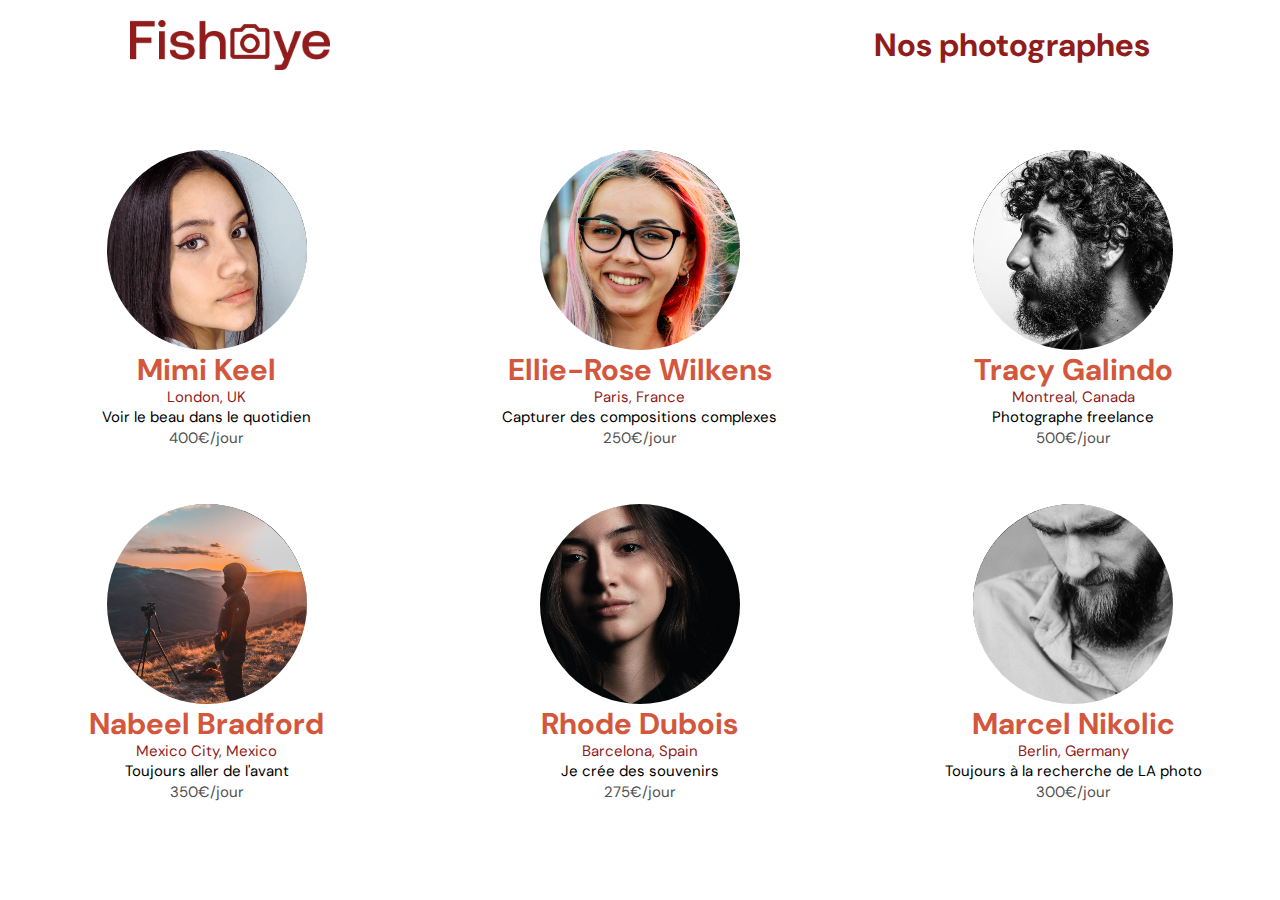
<file: index.html>
<!DOCTYPE html>
<html lang="fr">

<head>
  <link href="/scss/style_index.css" rel="stylesheet" type="text/css" />
  <meta charset="utf-8">
  <link rel="icon" type="image/png" href="assets/favicon.png">
  <link href="https://fonts.googleapis.com/css?family=DM+Sans&display=swap" rel="stylesheet">
  <title>Fisheye</title>
</head>

<body>
  <header>
    <img src="assets/images/logo.png" class="logo" alt="fisheye logo" tabindex="0">
    <h1>Nos photographes</h1>
  </header>
  <main id="main">
    <div class="photographer_section"></div>
  </main>
  <script src="./scripts/index.js" type="module"></script>
</body>

</html>
</file>
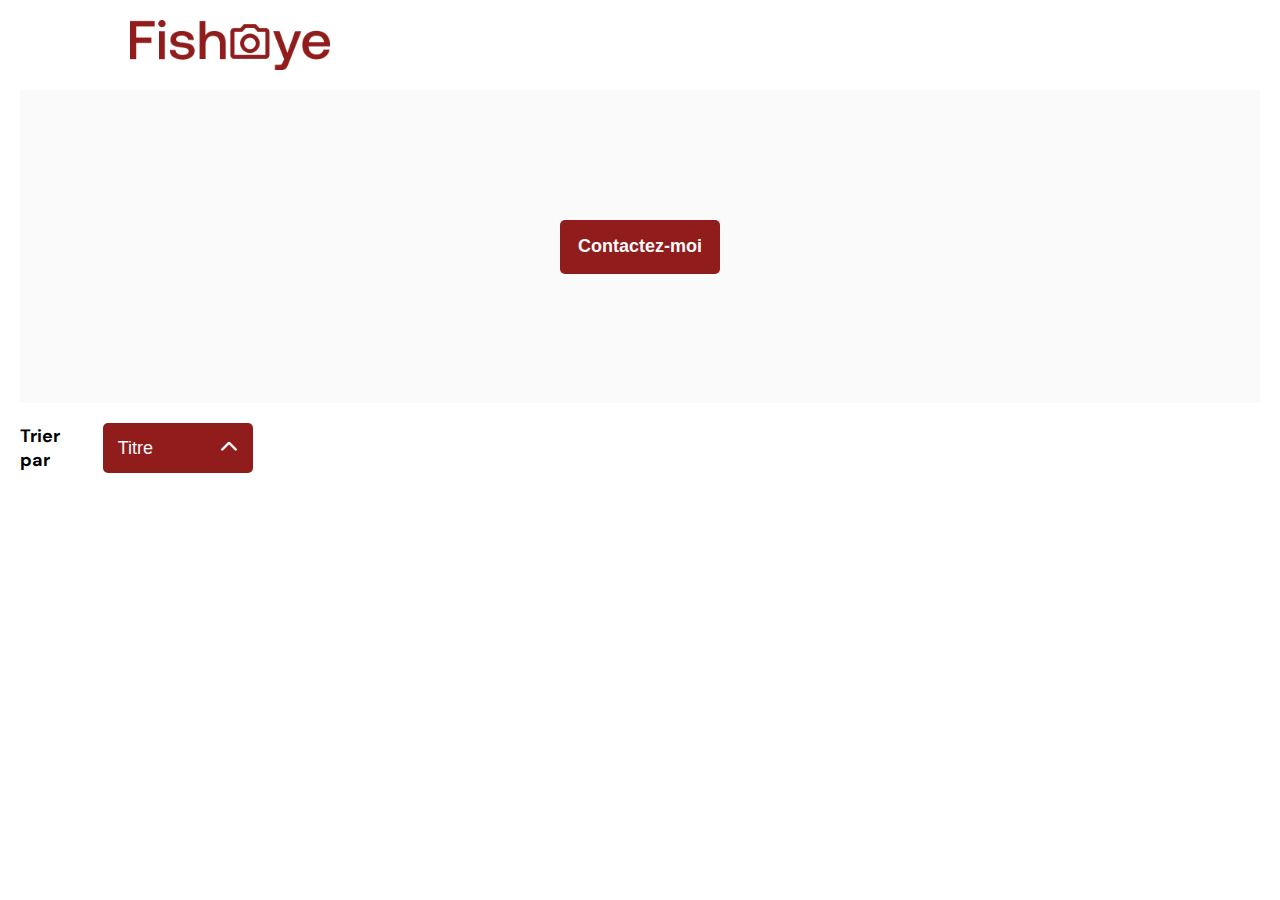
<file: photographer.html>
<!DOCTYPE html>
<html lang="fr">

<head>
    <!-- Métadonnées -->
    <meta charset="utf-8">
    <link rel="icon" type="image/png" href="assets/favicon.png">
    <link href="https://fonts.googleapis.com/css?family=DM+Sans&display=swap" rel="stylesheet">

    <!-- Feuille de style -->
    <link href="/scss/style_profil.css" rel="stylesheet" type="text/css" />

    <!-- CDN Font Awesome -->
    <link rel="stylesheet" href="https://cdnjs.cloudflare.com/ajax/libs/font-awesome/6.4.0/css/all.min.css">

    <!-- Titre de la page -->
    <title>Fisheye - photographe</title>
</head>

<body>
    <!-- En-tête -->
    <header>
        <!-- Logo -->
        <img src="assets/images/logo.png" class="logo" alt="Logo Fisheye" tabindex="0">
    </header>

    <!-- Contenu principal -->
    <main id="main">
        <!-- Section du photographe avec bouton de contact -->
        <section class="photograph-header">
            <button class="contact_button" id="openButton"
                aria-label="Ouvrir le formulaire de contact">Contactez-moi</button>

            <div class="photograph-content"></div>
        </section>

        <section class="main_content">
            <div class="main_content_filter">
                <h2>Trier par</h2>
                <div class="filter_section">
                    <div class="dropdown">
                        <button class="btn_drop" type="button" role="button" aria-haspopup="listbox"
                            aria-expanded="false" aria-controls="filter options" aria-label="Sort by">
                            <span id="current_filter">Titre</span>
                            <span class="fa-solid fa-chevron-up" aria-hidden="true"></span>
                        </button>

                        <ul class="dropdown_content" aria-hidden="true">
                            <li role="option">
                                <button type="button" tabindex="-1" aria-label="Sort by title">Titre</button>
                            </li>
                            <li role="option">
                                <button type="button" tabindex="-1" aria-label="Sort by popularity">Popularité</button>
                            </li>
                            <li role="option">
                                <button type="button" tabindex="-1" aria-label="Sort by date">Date</button>
                            </li>
                        </ul>
                    </div>
                </div>
            </div>
        </section>

        <section class="photo-grid" id="photo-grid" role="group"></section>

    </main>

    <!-- Modale de contact -->
    <div id="contact_modal" class="modal" role="dialog" aria-labelledby="contact-modal-title" aria-hidden="true">
        <div class="modal-dialog" role="document">
            <div class="modal-content">
                <header class="modal-header">
                    <h2 id="contact-modal-title">Contactez-moi</h2>
                    <p class="modal_form_name"></p>
                    <div class="modal-close-btn" id="closeButton">
                        <img src="assets/icons/close.svg" alt="Fermer la modale">
                    </div>
                </header>
                <form id="contact-form" aria-labelledby="contact-modal-title">
                    <div class="formData firstname-container">
                        <label for="first">Prénom <span aria-hidden="true">*</span></label>
                        <input class="text-control" id="first" type="text" required autofocus aria-invalid="false"
                            aria-describedby="first-error">
                    </div>
                    <div class="formData">
                        <label for="last">Nom <span aria-hidden="true">*</span></label>
                        <input class="text-control" id="last" type="text" required aria-invalid="false"
                            aria-describedby="last-error">
                    </div>
                    <div class="formData">
                        <label for="email">Email <span aria-hidden="true">*</span></label>
                        <input class="text-control" id="email" type="email" required aria-invalid="false"
                            aria-describedby="email-error">
                    </div>
                    <div class="formData message-container">
                        <label for="message">Votre message <span aria-hidden="true">*</span></label>
                        <textarea class="text-control" id="message" required aria-invalid="false"
                            aria-describedby="message-error"></textarea>
                    </div>
                    <button class="send-button" type="submit" aria-label="Envoyer le formulaire">Envoyer</button>
                </form>
            </div>
        </div>
    </div>

    <div class="lightbox wrapper" aria-modal="true" role="dialog">
        <div class="lightbox" aria-label="Media closeup view">
            <button class="lightbox__close" aria-label="Close">fermer</button>
            <button class="lightbox__next" aria-label="Média suivant">next</button>
            <button class="lightbox__prev" aria-label="Media précédent">précédent</button>
            <figure class="lightbox__container" role="media" aria-label="Current Media">
            </figure>
        </div>
    </div>

    <footer>
        <div class="footer-container"></div>
    </footer>

    <!-- Scripts -->
    <script src="./scripts/profil.js" type="module"></script>
</body>

</html>
</file>
<file: scss/style_index.css>
@charset "UTF-8";
* {
  margin: 0;
  padding: 0;
  -webkit-box-sizing: border-box;
          box-sizing: border-box;
  -webkit-user-select: none;
     -moz-user-select: none;
      -ms-user-select: none;
          user-select: none;
}

a {
  cursor: pointer;
  text-decoration: none;
}

body {
  font-family: "DM Sans", sans-serif;
  margin: 0 auto;
  max-width: 1440px;
}

header {
  height: 90px;
  margin: 0 auto;
  padding: 0 30px;
  max-width: 1400px;
  display: -webkit-box;
  display: -ms-flexbox;
  display: flex;
  -webkit-box-orient: horizontal;
  -webkit-box-direction: normal;
      -ms-flex-direction: row;
          flex-direction: row;
  -webkit-box-pack: justify;
      -ms-flex-pack: justify;
          justify-content: space-between;
  -webkit-box-align: center;
      -ms-flex-align: center;
          align-items: center;
  height: 90px;
}
header h1 {
  color: #901C1C;
  margin-right: 100px;
}
header .logo {
  height: 50px;
  margin-left: 100px;
}
header .logo:hover {
  cursor: pointer;
}
header .logo:active {
  -webkit-transform: scale(1.1);
          transform: scale(1.1);
}

.logo:hover {
  cursor: pointer;
}

.logo:active {
  -webkit-transform: scale(1.1);
          transform: scale(1.1);
}

/* RESPONSIVE */
@media screen and (max-width: 1040px) {
  header {
    -webkit-box-orient: vertical;
    -webkit-box-direction: normal;
        -ms-flex-direction: column;
            flex-direction: column;
  }
  .main_photographers article {
    width: 45%;
  }
}
.photographer_section {
  display: grid;
  grid-template-columns: 1fr 1fr 1fr;
  gap: 60px;
  margin-top: 60px;
}

.photographer_section a {
  display: -webkit-box;
  display: -ms-flexbox;
  display: flex;
  -webkit-box-orient: vertical;
  -webkit-box-direction: normal;
      -ms-flex-direction: column;
          flex-direction: column;
  -webkit-box-align: center;
      -ms-flex-align: center;
          align-items: center;
  position: relative;
  text-decoration: none;
}

.card-container {
  height: 200px;
  width: 200px;
  border-radius: 50%;
  overflow: hidden;
  position: relative;
  -webkit-transition: opacity 0.3s ease, -webkit-transform 0.3s ease;
  transition: opacity 0.3s ease, -webkit-transform 0.3s ease;
  transition: transform 0.3s ease, opacity 0.3s ease;
  transition: transform 0.3s ease, opacity 0.3s ease, -webkit-transform 0.3s ease;
}
.card-container img {
  height: 100%;
  width: 100%;
  -o-object-fit: cover;
     object-fit: cover;
}
.card-container::after {
  content: "";
  position: absolute;
  top: 0;
  left: 0;
  width: 100%;
  height: 100%;
  opacity: 0;
  background: rgba(0, 0, 0, 0.3);
}

.photographer_section a:hover .card-container {
  -webkit-transform: translateY(-10px);
          transform: translateY(-10px);
}
.photographer_section a:hover .card-container::after {
  opacity: 0.3;
}

.photographer_section article h2 {
  color: #D3573C;
  font-size: 30px;
}

.photographer_section article h2:hover {
  text-decoration: underline;
}

.photographer_section article h3 {
  font-size: 15px;
  font-weight: 400;
  line-height: 17px;
  letter-spacing: 0em;
  text-align: center;
  color: #901C1C;
}

.photographer_section article img {
  height: 225px;
  position: relative;
  top: -8.5px;
}

.photographer_section article p {
  font-size: 15px;
  font-weight: 400;
  line-height: 17px;
  letter-spacing: 0em;
  text-align: center;
  color: black;
}

.card-container {
  height: 200px;
  width: 200px;
  border-radius: 50%;
  overflow: hidden;
}

.photographer_section p:first-of-type {
  font-size: 15px;
  font-weight: 400;
  line-height: 13px;
  letter-spacing: 0em;
  text-align: center;
  padding-top: 5px;
  padding-bottom: 8px;
}

.photographer_section p:nth-of-type(2) {
  font-size: 15px;
  font-weight: 400;
  line-height: 12px;
  letter-spacing: 0em;
  text-align: center;
  color: #525252;
}

/* RESPONSIVE */
@media screen and (max-width: 1040px) {
  header {
    -webkit-box-orient: vertical;
    -webkit-box-direction: normal;
        -ms-flex-direction: column;
            flex-direction: column;
  }
  .main_photographers article {
    width: 45%;
  }
}
#main {
  padding: 0 120px;
}

.photograph-content {
  display: -webkit-box;
  display: -ms-flexbox;
  display: flex;
}

.photographer_banner {
  height: 133px;
}

.photograph-header {
  background-color: #FAFAFA;
  height: 313px;
  display: -webkit-box;
  display: -ms-flexbox;
  display: flex;
  position: relative;
  width: 1240px;
}

.photograph-header h2 {
  font-size: 44px;
  font-weight: 400;
  line-height: 83px;
  letter-spacing: 0em;
  text-align: left;
  color: #D3573C;
  position: absolute;
  top: 71px;
  left: 50px;
}

.photograph-header h3 {
  font-size: 24px;
  font-weight: 400;
  line-height: 31px;
  letter-spacing: 0em;
  text-align: left;
  color: #901C1C;
  position: absolute;
  left: 50px;
  top: 154px;
}

.photograph-header p {
  font-size: 18px;
  font-weight: 400;
  line-height: 23px;
  letter-spacing: 0em;
  text-align: left;
  color: #525252;
  position: absolute;
  left: 50px;
  top: 204px;
}

.photograph-header img {
  height: 226px;
  width: auto;
  position: relative;
  left: -13px;
  top: -9px;
}

.photograph-header .photographer_card {
  height: 200px;
  width: 200px;
  border-radius: 50%;
  overflow: hidden;
  -ms-flex-item-align: center;
      align-self: center;
  position: absolute;
  right: 50px;
}

.photographer_card {
  margin-top: 50px;
}

/* DROPDOWN */
.main_content_filter {
  display: -webkit-box;
  display: -ms-flexbox;
  display: flex;
  -webkit-box-align: center;
      -ms-flex-align: center;
          align-items: center;
  height: 50px;
  gap: 10px;
  margin-top: 20px;
}

.main_content_filter h2 {
  font-size: 18px;
}

.filter_section {
  position: relative;
  height: 100%;
}

.dropdown {
  z-index: 999;
  position: absolute;
  border-radius: 5px;
  overflow: hidden;
}

.rotate {
  -webkit-transform: rotate(180deg);
          transform: rotate(180deg);
}

.dropdown_content {
  max-height: 0;
  background-color: #901C1C;
  -webkit-transition: max-height 0.1s ease-in-out;
  transition: max-height 0.1s ease-in-out;
}

.dropdown_content li {
  position: relative;
  width: 150px;
}

.dropdown_content li::before {
  content: "";
  position: absolute;
  top: 0px;
  left: 50%;
  -webkit-transform: translateX(-50%);
          transform: translateX(-50%);
  width: 85%;
  height: 1px;
  background-color: #FAFAFA;
}

.btn_drop,
.dropdown_content li button {
  height: 50px;
  padding: 15px;
  font-size: 18px;
  color: #FAFAFA;
}

.btn_drop {
  display: -webkit-box;
  display: -ms-flexbox;
  display: flex;
  -webkit-box-pack: justify;
      -ms-flex-pack: justify;
          justify-content: space-between;
  -webkit-box-align: center;
      -ms-flex-align: center;
          align-items: center;
  width: 150px;
  background-color: #901C1C;
  border: none;
}

.dropdown_content li button {
  width: 100%;
  text-align: left;
  background-color: #901C1C;
  border: none;
}

.dropdown_content li button:hover,
.dropdown_content li button:focus,
.btn_drop:hover,
.btn_drop:focus {
  background-color: #DB8876;
  color: black;
  cursor: pointer;
}

.curtain_effect {
  max-height: 200px;
}

.rotate {
  -webkit-transform: rotate(180deg);
          transform: rotate(180deg);
}

.animeCard {
  -webkit-transition: -webkit-transform 0.3s ease-in-out;
  transition: -webkit-transform 0.3s ease-in-out;
  transition: transform 0.3s ease-in-out;
  transition: transform 0.3s ease-in-out, -webkit-transform 0.3s ease-in-out;
}

.contact_button,
.send-button {
  font-size: 18px;
  font-weight: bold;
  color: #FAFAFA;
  padding: 11px;
  width: 160px;
  height: 54px;
  border: none;
  background-color: #901C1C;
  border-radius: 5px;
  cursor: pointer;
}
.contact_button.contact_button,
.send-button.contact_button {
  -ms-flex-item-align: center;
      align-self: center;
  position: absolute;
  left: 50%;
  -webkit-transform: translateX(-50%);
          transform: translateX(-50%);
}
.contact_button.contact_button:hover,
.send-button.contact_button:hover {
  background-color: #D3573C;
  color: black;
}
.contact_button.send-button:hover,
.send-button.send-button:hover {
  background-color: #D3573C;
  color: black;
}

.modal {
  position: fixed;
  top: 50%;
  left: 50%;
  -webkit-transform: translate(-50%, -50%);
          transform: translate(-50%, -50%);
  z-index: 1000;
  height: 650px;
  border-radius: 5px;
  background-color: #DB8876;
  width: 500px;
  display: -webkit-box;
  display: -ms-flexbox;
  display: flex;
  -webkit-box-orient: vertical;
  -webkit-box-direction: normal;
      -ms-flex-direction: column;
          flex-direction: column;
  padding: 20px 35px 0 35px;
  margin: auto;
  display: none;
}

.modal header {
  display: -webkit-box;
  display: -ms-flexbox;
  display: flex;
  -webkit-box-orient: vertical;
  -webkit-box-direction: normal;
      -ms-flex-direction: column;
          flex-direction: column;
  width: 100%;
  position: relative;
}

.modal header img {
  cursor: pointer;
}

.modal header h2 {
  font-size: 40px;
  font-weight: normal;
  width: 100%;
  margin-left: -65px;
}

.modal-header p {
  font-size: 40px;
  font-weight: normal;
  width: 100%;
  margin-left: -65px;
}

.modal-open {
  overflow: hidden;
}

.firstname-container {
  padding-top: 20px;
}

form {
  display: -webkit-box;
  display: -ms-flexbox;
  display: flex;
  width: 100%;
  -webkit-box-orient: vertical;
  -webkit-box-direction: normal;
      -ms-flex-direction: column;
          flex-direction: column;
  -webkit-box-align: start;
      -ms-flex-align: start;
          align-items: flex-start;
}

form label {
  color: #525252;
  font-size: 20px;
}

form div {
  display: -webkit-box;
  display: -ms-flexbox;
  display: flex;
  -webkit-box-orient: vertical;
  -webkit-box-direction: normal;
      -ms-flex-direction: column;
          flex-direction: column;
  width: 100%;
  -webkit-box-align: self-start;
      -ms-flex-align: self-start;
          align-items: self-start;
}

form input {
  width: 100%;
  border: none;
  border-radius: 5px;
  padding: 8px;
  font-size: 18px;
}

#message {
  height: 120px;
  margin-bottom: 26px;
  vertical-align: top;
  line-height: 1;
  width: 100%;
  border-radius: 5px;
  padding: 8px;
  font-size: 18px;
  resize: none;
}

.message-container {
  padding-top: 8px;
}

.modal-close-btn {
  position: absolute;
  right: 0;
  top: 15px;
}

.modal-close-btn img {
  width: 60%;
}

.formData[data-error]::after {
  content: attr(data-error);
  font-size: 0.8em;
  color: #FAFAFA;
  display: block;
  margin-top: 7px;
  margin-bottom: 7px;
  text-align: left;
  line-height: 0.3;
  opacity: 0;
  -webkit-transition: 0.3s;
  transition: 0.3s;
}

.formData[data-error-visible=true]::after {
  opacity: 1;
}

.formData[data-error-visible=true] .text-control {
  border: 2px solid #901C1C;
}

.overlay {
  position: fixed;
  top: 0;
  left: 0;
  width: 100%;
  height: 100%;
  background-color: rgba(0, 0, 0, 0.5);
  z-index: 999;
}

/* RESPONSIVE MAIN PAGE */
@media screen and (max-width: 1270px) {
  .photographer_section article h2 {
    font-size: 25px;
  }
}
@media screen and (max-width: 1040px) {
  .photographer_section {
    grid-template-columns: 1fr 1fr;
  }
  .photographer_section article {
    width: 100%;
  }
  header .logo {
    margin-right: 100px;
    margin-top: 10px;
  }
  header h1 {
    margin-right: 0px;
    margin-top: 10px;
  }
}
@media screen and (max-width: 725px) {
  .photographer_section {
    grid-template-columns: 1fr;
  }
}
/* RESPONSIVE PHOTOGRAPHER PAGE */
@media screen and (max-width: 1400px) {
  #main {
    padding: 0 20px;
  }
  .photo-grid {
    width: 100%;
    gap: 20px;
  }
  .photograph-header {
    width: 100%;
  }
  .photograph-header h2 {
    font-size: 32px;
    top: 50px;
  }
  .photograph-header h3 {
    font-size: 18px;
    top: 130px;
  }
  .photograph-header p {
    font-size: 16px;
    top: 180px;
  }
  .photograph-header img {
    height: 180px;
  }
  .photograph-header .photographer_card {
    height: 150px;
    width: 150px;
    right: 20px;
  }
  .photographer_card {
    margin-top: 80px;
  }
}
/* Responsive jusqu'à 725px */
@media screen and (max-width: 725px) {
  .photo-grid {
    grid-template-columns: repeat(auto-fill, minmax(250px, 1fr));
  }
  .photograph-header {
    width: 100%;
  }
  .photograph-header h2 {
    font-size: 28px;
    top: 50px;
  }
  .photograph-header h3 {
    font-size: 16px;
    top: 120px;
  }
  .photograph-header p {
    font-size: 14px;
    top: 160px;
  }
  .photograph-header img {
    height: 150px;
  }
  .photograph-header .photographer_card {
    height: 120px;
    width: 120px;
    right: 10px;
  }
  .photographer_card {
    margin-top: 20px;
  }
}
/* RESPONSIVE LIGHTBOX */
@media screen and (max-width: 1700px) {
  .lightbox.wrapper {
    margin-left: 18%;
  }
}
@media screen and (max-width: 1300px) {
  .lightbox.wrapper {
    margin-left: 10%;
    padding: 10px 10px 0;
    width: 80%;
  }
  .lightbox.wrapper .lightbox__close {
    top: 0px;
  }
}/*# sourceMappingURL=style_index.css.map */
</file>
<file: scss/style_profil.css>
@charset "UTF-8";
* {
  margin: 0;
  padding: 0;
  -webkit-box-sizing: border-box;
          box-sizing: border-box;
  -webkit-user-select: none;
     -moz-user-select: none;
      -ms-user-select: none;
          user-select: none;
}

a {
  cursor: pointer;
  text-decoration: none;
}

body {
  font-family: "DM Sans", sans-serif;
  margin: 0 auto;
  max-width: 1440px;
}

header {
  height: 90px;
  margin: 0 auto;
  padding: 0 30px;
  max-width: 1400px;
  display: -webkit-box;
  display: -ms-flexbox;
  display: flex;
  -webkit-box-orient: horizontal;
  -webkit-box-direction: normal;
      -ms-flex-direction: row;
          flex-direction: row;
  -webkit-box-pack: justify;
      -ms-flex-pack: justify;
          justify-content: space-between;
  -webkit-box-align: center;
      -ms-flex-align: center;
          align-items: center;
  height: 90px;
}
header h1 {
  color: #901C1C;
  margin-right: 100px;
}
header .logo {
  height: 50px;
  margin-left: 100px;
}
header .logo:hover {
  cursor: pointer;
}
header .logo:active {
  -webkit-transform: scale(1.1);
          transform: scale(1.1);
}

.logo:hover {
  cursor: pointer;
}

.logo:active {
  -webkit-transform: scale(1.1);
          transform: scale(1.1);
}

/* RESPONSIVE */
@media screen and (max-width: 1040px) {
  header {
    -webkit-box-orient: vertical;
    -webkit-box-direction: normal;
        -ms-flex-direction: column;
            flex-direction: column;
  }
  .main_photographers article {
    width: 45%;
  }
}
.photographer_section {
  display: grid;
  grid-template-columns: 1fr 1fr 1fr;
  gap: 60px;
  margin-top: 60px;
}

.photographer_section a {
  display: -webkit-box;
  display: -ms-flexbox;
  display: flex;
  -webkit-box-orient: vertical;
  -webkit-box-direction: normal;
      -ms-flex-direction: column;
          flex-direction: column;
  -webkit-box-align: center;
      -ms-flex-align: center;
          align-items: center;
  position: relative;
  text-decoration: none;
}

.card-container {
  height: 200px;
  width: 200px;
  border-radius: 50%;
  overflow: hidden;
  position: relative;
  -webkit-transition: opacity 0.3s ease, -webkit-transform 0.3s ease;
  transition: opacity 0.3s ease, -webkit-transform 0.3s ease;
  transition: transform 0.3s ease, opacity 0.3s ease;
  transition: transform 0.3s ease, opacity 0.3s ease, -webkit-transform 0.3s ease;
}
.card-container img {
  height: 100%;
  width: 100%;
  -o-object-fit: cover;
     object-fit: cover;
}
.card-container::after {
  content: "";
  position: absolute;
  top: 0;
  left: 0;
  width: 100%;
  height: 100%;
  opacity: 0;
  background: rgba(0, 0, 0, 0.3);
}

.photographer_section a:hover .card-container {
  -webkit-transform: translateY(-10px);
          transform: translateY(-10px);
}
.photographer_section a:hover .card-container::after {
  opacity: 0.3;
}

.photographer_section article h2 {
  color: #D3573C;
  font-size: 30px;
}

.photographer_section article h2:hover {
  text-decoration: underline;
}

.photographer_section article h3 {
  font-size: 15px;
  font-weight: 400;
  line-height: 17px;
  letter-spacing: 0em;
  text-align: center;
  color: #901C1C;
}

.photographer_section article img {
  height: 225px;
  position: relative;
  top: -8.5px;
}

.photographer_section article p {
  font-size: 15px;
  font-weight: 400;
  line-height: 17px;
  letter-spacing: 0em;
  text-align: center;
  color: black;
}

.card-container {
  height: 200px;
  width: 200px;
  border-radius: 50%;
  overflow: hidden;
}

.photographer_section p:first-of-type {
  font-size: 15px;
  font-weight: 400;
  line-height: 13px;
  letter-spacing: 0em;
  text-align: center;
  padding-top: 5px;
  padding-bottom: 8px;
}

.photographer_section p:nth-of-type(2) {
  font-size: 15px;
  font-weight: 400;
  line-height: 12px;
  letter-spacing: 0em;
  text-align: center;
  color: #525252;
}

/* RESPONSIVE */
@media screen and (max-width: 1040px) {
  header {
    -webkit-box-orient: vertical;
    -webkit-box-direction: normal;
        -ms-flex-direction: column;
            flex-direction: column;
  }
  .main_photographers article {
    width: 45%;
  }
}
#main {
  padding: 0 120px;
}

.photograph-content {
  display: -webkit-box;
  display: -ms-flexbox;
  display: flex;
}

.photographer_banner {
  height: 133px;
}

.photograph-header {
  background-color: #FAFAFA;
  height: 313px;
  display: -webkit-box;
  display: -ms-flexbox;
  display: flex;
  position: relative;
  width: 1240px;
}

.photograph-header h2 {
  font-size: 44px;
  font-weight: 400;
  line-height: 83px;
  letter-spacing: 0em;
  text-align: left;
  color: #D3573C;
  position: absolute;
  top: 71px;
  left: 50px;
}

.photograph-header h3 {
  font-size: 24px;
  font-weight: 400;
  line-height: 31px;
  letter-spacing: 0em;
  text-align: left;
  color: #901C1C;
  position: absolute;
  left: 50px;
  top: 154px;
}

.photograph-header p {
  font-size: 18px;
  font-weight: 400;
  line-height: 23px;
  letter-spacing: 0em;
  text-align: left;
  color: #525252;
  position: absolute;
  left: 50px;
  top: 204px;
}

.photograph-header img {
  height: 226px;
  width: auto;
  position: relative;
  left: -13px;
  top: -9px;
}

.photograph-header .photographer_card {
  height: 200px;
  width: 200px;
  border-radius: 50%;
  overflow: hidden;
  -ms-flex-item-align: center;
      align-self: center;
  position: absolute;
  right: 50px;
}

.photographer_card {
  margin-top: 50px;
}

/* DROPDOWN */
.main_content_filter {
  display: -webkit-box;
  display: -ms-flexbox;
  display: flex;
  -webkit-box-align: center;
      -ms-flex-align: center;
          align-items: center;
  height: 50px;
  gap: 10px;
  margin-top: 20px;
}

.main_content_filter h2 {
  font-size: 18px;
}

.filter_section {
  position: relative;
  height: 100%;
}

.dropdown {
  z-index: 999;
  position: absolute;
  border-radius: 5px;
  overflow: hidden;
}

.rotate {
  -webkit-transform: rotate(180deg);
          transform: rotate(180deg);
}

.dropdown_content {
  max-height: 0;
  background-color: #901C1C;
  -webkit-transition: max-height 0.1s ease-in-out;
  transition: max-height 0.1s ease-in-out;
}

.dropdown_content li {
  position: relative;
  width: 150px;
}

.dropdown_content li::before {
  content: "";
  position: absolute;
  top: 0px;
  left: 50%;
  -webkit-transform: translateX(-50%);
          transform: translateX(-50%);
  width: 85%;
  height: 1px;
  background-color: #FAFAFA;
}

.btn_drop,
.dropdown_content li button {
  height: 50px;
  padding: 15px;
  font-size: 18px;
  color: #FAFAFA;
}

.btn_drop {
  display: -webkit-box;
  display: -ms-flexbox;
  display: flex;
  -webkit-box-pack: justify;
      -ms-flex-pack: justify;
          justify-content: space-between;
  -webkit-box-align: center;
      -ms-flex-align: center;
          align-items: center;
  width: 150px;
  background-color: #901C1C;
  border: none;
}

.dropdown_content li button {
  width: 100%;
  text-align: left;
  background-color: #901C1C;
  border: none;
}

.dropdown_content li button:hover,
.dropdown_content li button:focus,
.btn_drop:hover,
.btn_drop:focus {
  background-color: #DB8876;
  color: black;
  cursor: pointer;
}

.curtain_effect {
  max-height: 200px;
}

.rotate {
  -webkit-transform: rotate(180deg);
          transform: rotate(180deg);
}

.animeCard {
  -webkit-transition: -webkit-transform 0.3s ease-in-out;
  transition: -webkit-transform 0.3s ease-in-out;
  transition: transform 0.3s ease-in-out;
  transition: transform 0.3s ease-in-out, -webkit-transform 0.3s ease-in-out;
}

.contact_button,
.send-button {
  font-size: 18px;
  font-weight: bold;
  color: #FAFAFA;
  padding: 11px;
  width: 160px;
  height: 54px;
  border: none;
  background-color: #901C1C;
  border-radius: 5px;
  cursor: pointer;
}
.contact_button.contact_button,
.send-button.contact_button {
  -ms-flex-item-align: center;
      align-self: center;
  position: absolute;
  left: 50%;
  -webkit-transform: translateX(-50%);
          transform: translateX(-50%);
}
.contact_button.contact_button:hover,
.send-button.contact_button:hover {
  background-color: #D3573C;
  color: black;
}
.contact_button.send-button:hover,
.send-button.send-button:hover {
  background-color: #D3573C;
  color: black;
}

.modal {
  position: fixed;
  top: 50%;
  left: 50%;
  -webkit-transform: translate(-50%, -50%);
          transform: translate(-50%, -50%);
  z-index: 1000;
  height: 650px;
  border-radius: 5px;
  background-color: #DB8876;
  width: 500px;
  display: -webkit-box;
  display: -ms-flexbox;
  display: flex;
  -webkit-box-orient: vertical;
  -webkit-box-direction: normal;
      -ms-flex-direction: column;
          flex-direction: column;
  padding: 20px 35px 0 35px;
  margin: auto;
  display: none;
}

.modal header {
  display: -webkit-box;
  display: -ms-flexbox;
  display: flex;
  -webkit-box-orient: vertical;
  -webkit-box-direction: normal;
      -ms-flex-direction: column;
          flex-direction: column;
  width: 100%;
  position: relative;
}

.modal header img {
  cursor: pointer;
}

.modal header h2 {
  font-size: 40px;
  font-weight: normal;
  width: 100%;
  margin-left: -65px;
}

.modal-header p {
  font-size: 40px;
  font-weight: normal;
  width: 100%;
  margin-left: -65px;
}

.modal-open {
  overflow: hidden;
}

.firstname-container {
  padding-top: 20px;
}

form {
  display: -webkit-box;
  display: -ms-flexbox;
  display: flex;
  width: 100%;
  -webkit-box-orient: vertical;
  -webkit-box-direction: normal;
      -ms-flex-direction: column;
          flex-direction: column;
  -webkit-box-align: start;
      -ms-flex-align: start;
          align-items: flex-start;
}

form label {
  color: #525252;
  font-size: 20px;
}

form div {
  display: -webkit-box;
  display: -ms-flexbox;
  display: flex;
  -webkit-box-orient: vertical;
  -webkit-box-direction: normal;
      -ms-flex-direction: column;
          flex-direction: column;
  width: 100%;
  -webkit-box-align: self-start;
      -ms-flex-align: self-start;
          align-items: self-start;
}

form input {
  width: 100%;
  border: none;
  border-radius: 5px;
  padding: 8px;
  font-size: 18px;
}

#message {
  height: 120px;
  margin-bottom: 26px;
  vertical-align: top;
  line-height: 1;
  width: 100%;
  border-radius: 5px;
  padding: 8px;
  font-size: 18px;
  resize: none;
}

.message-container {
  padding-top: 8px;
}

.modal-close-btn {
  position: absolute;
  right: 0;
  top: 15px;
}

.modal-close-btn img {
  width: 60%;
}

.formData[data-error]::after {
  content: attr(data-error);
  font-size: 0.8em;
  color: #FAFAFA;
  display: block;
  margin-top: 7px;
  margin-bottom: 7px;
  text-align: left;
  line-height: 0.3;
  opacity: 0;
  -webkit-transition: 0.3s;
  transition: 0.3s;
}

.formData[data-error-visible=true]::after {
  opacity: 1;
}

.formData[data-error-visible=true] .text-control {
  border: 2px solid #901C1C;
}

.overlay {
  position: fixed;
  top: 0;
  left: 0;
  width: 100%;
  height: 100%;
  background-color: rgba(0, 0, 0, 0.5);
  z-index: 999;
}

.lightbox {
  width: 1000px;
}

.lightbox.wrapper {
  display: none;
  position: fixed;
  -ms-flex-line-pack: center;
      align-content: center;
  top: 5%;
  left: 0;
  max-width: 1000px;
  max-height: 1000px;
  background-color: white;
  padding: 25px 60px 0;
  z-index: 999;
  -webkit-animation: lightboxIn 0.5s;
          animation: lightboxIn 0.5s;
  -webkit-transform: translateY(20);
          transform: translateY(20);
  border-radius: 5px;
  height: 90%;
  margin-left: 25%;
}

.lightbox.wrapper .lightbox__next,
.lightbox.wrapper .lightbox__prev {
  border: none;
  background: url(../../assets/images/arrow.svg) center center/32px 52px no-repeat;
  width: 32px;
  height: 52px;
  position: absolute;
  top: 50%;
  padding: 5px;
  z-index: 1000;
  cursor: pointer;
}

.lightbox__next {
  right: 10px;
}

.lightbox.wrapper .lightbox__prev {
  right: auto;
  left: 10px;
  -webkit-transform: rotate(180deg);
          transform: rotate(180deg);
}

.lightbox.wrapper .lightbox__close {
  border: none;
  width: 72px;
  height: 72px;
  background: url("../../assets/images/cross.svg") center center/72px 72px no-repeat transparent;
  position: fixed;
  top: 100px;
  right: 480px;
  cursor: pointer;
  z-index: 1001;
  position: absolute;
  top: 10px;
  right: -5px;
}

.lightbox.wrapper button {
  opacity: 1;
  cursor: pointer;
  -webkit-transition: opacity 0.3s;
  transition: opacity 0.3s;
  text-indent: -10000px;
}

.lightbox.wrapper button:hover {
  opacity: 0.5;
}

.lightbox.wrapper .lightbox__container img,
.lightbox.wrapper .lightbox__container video {
  max-width: 100%;
  margin-top: 50px;
}

.lightbox__container {
  display: -webkit-box;
  display: -ms-flexbox;
  display: flex;
  -webkit-box-orient: vertical;
  -webkit-box-direction: normal;
      -ms-flex-direction: column;
          flex-direction: column;
  width: 100%;
  height: 100%;
}

.lightbox__container img,
.lightbox__container video {
  width: 100%;
  height: 87%;
}

img, video {
  -o-object-fit: cover;
     object-fit: cover;
  -o-object-position: center;
     object-position: center;
}

.lightbox__container figcaption {
  color: #901C1C;
  display: -webkit-box;
  display: -ms-flexbox;
  display: flex;
  -webkit-box-align: center;
      -ms-flex-align: center;
          align-items: center;
  width: 100%;
  height: 50px;
  font-size: clamp(1.8rem, 2.5vw, 2.5rem);
}

.lightbox.wrapper .lightbox__loader {
  width: 38px;
  height: 38px;
  opacity: 0.5;
  background: url(../../assets/images/loader.svg) center center no-repeat;
}

@-webkit-keyframes lightboxIn {
  from {
    opacity: 0;
  }
  to {
    opacity: 1;
  }
}

@keyframes lightboxIn {
  from {
    opacity: 0;
  }
  to {
    opacity: 1;
  }
}
/* Style pour l'arrière-plan gris lorsque la lightbox est ouverte */
.lightbox-overlay {
  position: fixed;
  top: 0;
  left: 0;
  width: 100%;
  height: 100%;
  background-color: rgba(0, 0, 0, 0.5); /* Couleur grise semi-transparente */
  z-index: 1;
}

.main_content {
  position: relative;
  display: grid;
  grid-template-columns: repeat(auto-fill, minmax(80px, 1fr));
}

.photo-grid {
  position: relative;
  display: grid;
  grid-template-columns: repeat(auto-fill, minmax(300px, 1fr));
  gap: 30px 60px;
  margin-top: 30px;
  width: 1240px;
  margin-bottom: 50px;
}

.gallery_card {
  display: -webkit-box;
  display: -ms-flexbox;
  display: flex;
  -webkit-box-orient: vertical;
  -webkit-box-direction: normal;
      -ms-flex-direction: column;
          flex-direction: column;
  gap: 10px;
}

.gallery_card a {
  border-radius: 5px;
  overflow: hidden;
}

.gallery_card a:focus:not(:hover) {
  outline: 2px solid #DB8876;
}

a img {
  -webkit-transition: all 0.2s ease-in-out;
  transition: all 0.2s ease-in-out;
}

a:hover img {
  -webkit-transform: scale(1.05);
          transform: scale(1.05);
}

a:focus:not(:hover) {
  outline: 2px solid var(--color-secondary);
}

.gallery-thumbnail {
  width: 100%;
  height: 300px;
  border-radius: 5px;
  -o-object-fit: cover;
     object-fit: cover;
  cursor: pointer;
}

.gallery-thumbnail:hover {
  -webkit-transform: scale(1.01);
          transform: scale(1.01);
}

.gallery-thumbnail:focus:not(:hover) {
  outline: 2px solid var(--color-secondary);
}

figcaption {
  display: -webkit-box;
  display: -ms-flexbox;
  display: flex;
  -webkit-box-pack: justify;
      -ms-flex-pack: justify;
          justify-content: space-between;
  -webkit-box-align: center;
      -ms-flex-align: center;
          align-items: center;
  gap: 10px;
}

figcaption h2 {
  font-weight: 100;
  color: #901C1C;
  font-size: 20px;
}

figcaption div {
  -ms-flex-item-align: start;
      align-self: flex-start;
  display: -webkit-box;
  display: -ms-flexbox;
  display: flex;
  -webkit-box-align: center;
      -ms-flex-align: center;
          align-items: center;
  gap: 5px;
  color: #901C1C;
  font-size: 20px;
}

.btn_like {
  border: none;
  background: #FAFAFA;
  font-size: 20px;
  color: #DB8876;
  cursor: pointer;
}

.liked .fa-heart {
  color: #901C1C;
}

.lightbox {
  width: 1000px;
}

.lightbox.wrapper {
  display: none;
  position: fixed;
  -ms-flex-line-pack: center;
      align-content: center;
  top: 5%;
  left: 0;
  max-width: 1000px;
  max-height: 1000px;
  background-color: white;
  padding: 25px 60px 0;
  z-index: 999;
  -webkit-animation: lightboxIn 0.5s;
          animation: lightboxIn 0.5s;
  -webkit-transform: translateY(20);
          transform: translateY(20);
  border-radius: 5px;
  height: 90%;
  margin-left: 25%;
}

.lightbox.wrapper .lightbox__next,
.lightbox.wrapper .lightbox__prev {
  border: none;
  background: url(../../assets/images/arrow.svg) center center/32px 52px no-repeat;
  width: 32px;
  height: 52px;
  position: absolute;
  top: 50%;
  padding: 5px;
  z-index: 1000;
  cursor: pointer;
}

.lightbox__next {
  right: 10px;
}

.lightbox.wrapper .lightbox__prev {
  right: auto;
  left: 10px;
  -webkit-transform: rotate(180deg);
          transform: rotate(180deg);
}

.lightbox.wrapper .lightbox__close {
  border: none;
  width: 72px;
  height: 72px;
  background: url("../../assets/images/cross.svg") center center/72px 72px no-repeat transparent;
  position: fixed;
  top: 100px;
  right: 480px;
  cursor: pointer;
  z-index: 1001;
  position: absolute;
  top: 10px;
  right: -5px;
}

.lightbox.wrapper button {
  opacity: 1;
  cursor: pointer;
  -webkit-transition: opacity 0.3s;
  transition: opacity 0.3s;
  text-indent: -10000px;
}

.lightbox.wrapper button:hover {
  opacity: 0.5;
}

.lightbox.wrapper .lightbox__container img,
.lightbox.wrapper .lightbox__container video {
  max-width: 100%;
  margin-top: 50px;
}

.lightbox__container {
  display: -webkit-box;
  display: -ms-flexbox;
  display: flex;
  -webkit-box-orient: vertical;
  -webkit-box-direction: normal;
      -ms-flex-direction: column;
          flex-direction: column;
  width: 100%;
  height: 100%;
}

.lightbox__container img,
.lightbox__container video {
  width: 100%;
  height: 87%;
}

img, video {
  -o-object-fit: cover;
     object-fit: cover;
  -o-object-position: center;
     object-position: center;
}

.lightbox__container figcaption {
  color: #901C1C;
  display: -webkit-box;
  display: -ms-flexbox;
  display: flex;
  -webkit-box-align: center;
      -ms-flex-align: center;
          align-items: center;
  width: 100%;
  height: 50px;
  font-size: clamp(1.8rem, 2.5vw, 2.5rem);
}

.lightbox.wrapper .lightbox__loader {
  width: 38px;
  height: 38px;
  opacity: 0.5;
  background: url(../../assets/images/loader.svg) center center no-repeat;
}

@keyframes lightboxIn {
  from {
    opacity: 0;
  }
  to {
    opacity: 1;
  }
}
/* Style pour l'arrière-plan gris lorsque la lightbox est ouverte */
.lightbox-overlay {
  position: fixed;
  top: 0;
  left: 0;
  width: 100%;
  height: 100%;
  background-color: rgba(0, 0, 0, 0.5); /* Couleur grise semi-transparente */
  z-index: 1;
}

aside {
  position: sticky;
  bottom: 0;
  left: 100%;
  display: -webkit-box;
  display: -ms-flexbox;
  display: flex;
  -webkit-box-align: center;
      -ms-flex-align: center;
          align-items: center;
  gap: 20px;
  height: 50px;
  width: -webkit-fit-content;
  width: -moz-fit-content;
  width: fit-content;
  padding: 20px;
  border-radius: 5px;
  font-weight: bold;
  font-size: 20px;
  background-color: #DB8876;
}

.footer-container {
  position: fixed;
  left: -7.5%;
  bottom: 0;
  width: 100%;
  padding: 0px;
  text-align: center;
  z-index: 1000;
}

/* RESPONSIVE MAIN PAGE */
@media screen and (max-width: 1270px) {
  .photographer_section article h2 {
    font-size: 25px;
  }
}
@media screen and (max-width: 1040px) {
  .photographer_section {
    grid-template-columns: 1fr 1fr;
  }
  .photographer_section article {
    width: 100%;
  }
  header .logo {
    margin-right: 100px;
    margin-top: 10px;
  }
  header h1 {
    margin-right: 0px;
    margin-top: 10px;
  }
}
@media screen and (max-width: 725px) {
  .photographer_section {
    grid-template-columns: 1fr;
  }
}
/* RESPONSIVE PHOTOGRAPHER PAGE */
@media screen and (max-width: 1400px) {
  #main {
    padding: 0 20px;
  }
  .photo-grid {
    width: 100%;
    gap: 20px;
  }
  .photograph-header {
    width: 100%;
  }
  .photograph-header h2 {
    font-size: 32px;
    top: 50px;
  }
  .photograph-header h3 {
    font-size: 18px;
    top: 130px;
  }
  .photograph-header p {
    font-size: 16px;
    top: 180px;
  }
  .photograph-header img {
    height: 180px;
  }
  .photograph-header .photographer_card {
    height: 150px;
    width: 150px;
    right: 20px;
  }
  .photographer_card {
    margin-top: 80px;
  }
}
/* Responsive jusqu'à 725px */
@media screen and (max-width: 725px) {
  .photo-grid {
    grid-template-columns: repeat(auto-fill, minmax(250px, 1fr));
  }
  .photograph-header {
    width: 100%;
  }
  .photograph-header h2 {
    font-size: 28px;
    top: 50px;
  }
  .photograph-header h3 {
    font-size: 16px;
    top: 120px;
  }
  .photograph-header p {
    font-size: 14px;
    top: 160px;
  }
  .photograph-header img {
    height: 150px;
  }
  .photograph-header .photographer_card {
    height: 120px;
    width: 120px;
    right: 10px;
  }
  .photographer_card {
    margin-top: 20px;
  }
}
/* RESPONSIVE LIGHTBOX */
@media screen and (max-width: 1700px) {
  .lightbox.wrapper {
    margin-left: 18%;
  }
}
@media screen and (max-width: 1300px) {
  .lightbox.wrapper {
    margin-left: 10%;
    padding: 10px 10px 0;
    width: 80%;
  }
  .lightbox.wrapper .lightbox__close {
    top: 0px;
  }
}/*# sourceMappingURL=style_profil.css.map */
</file>
